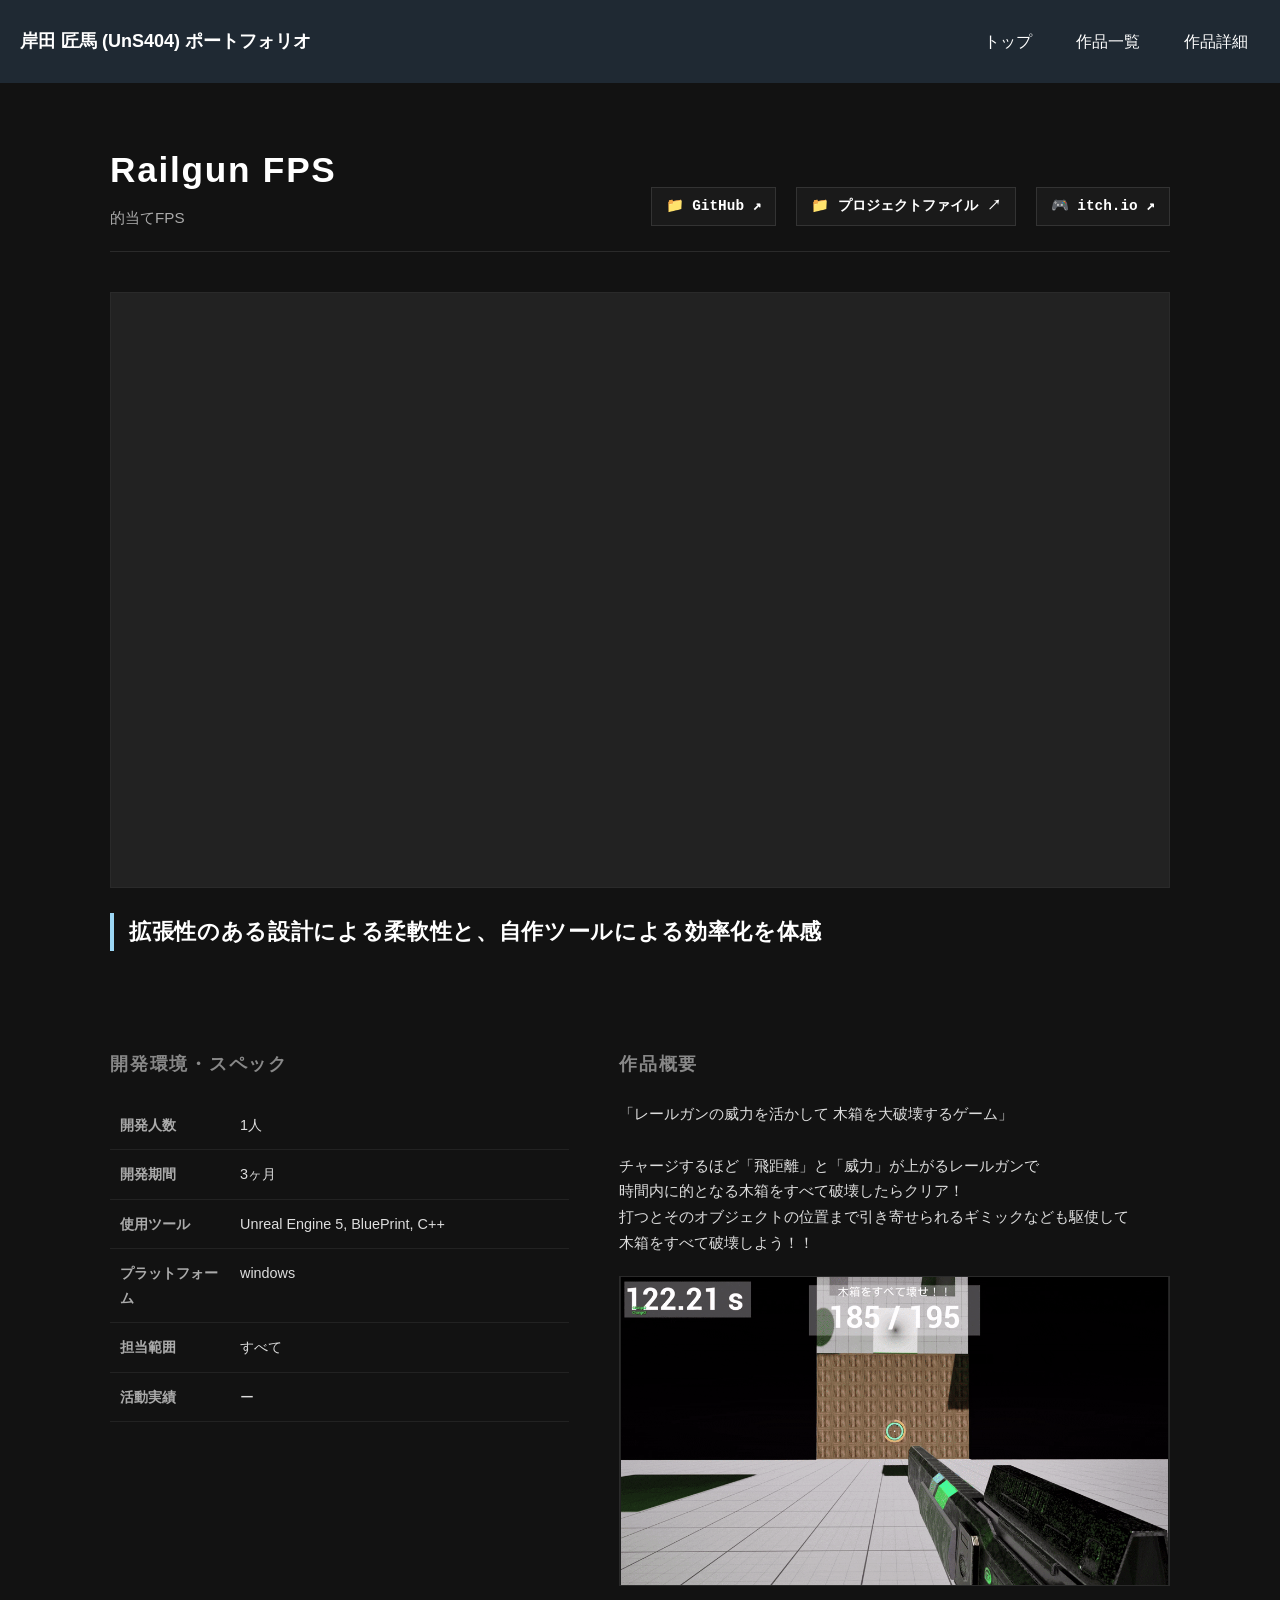
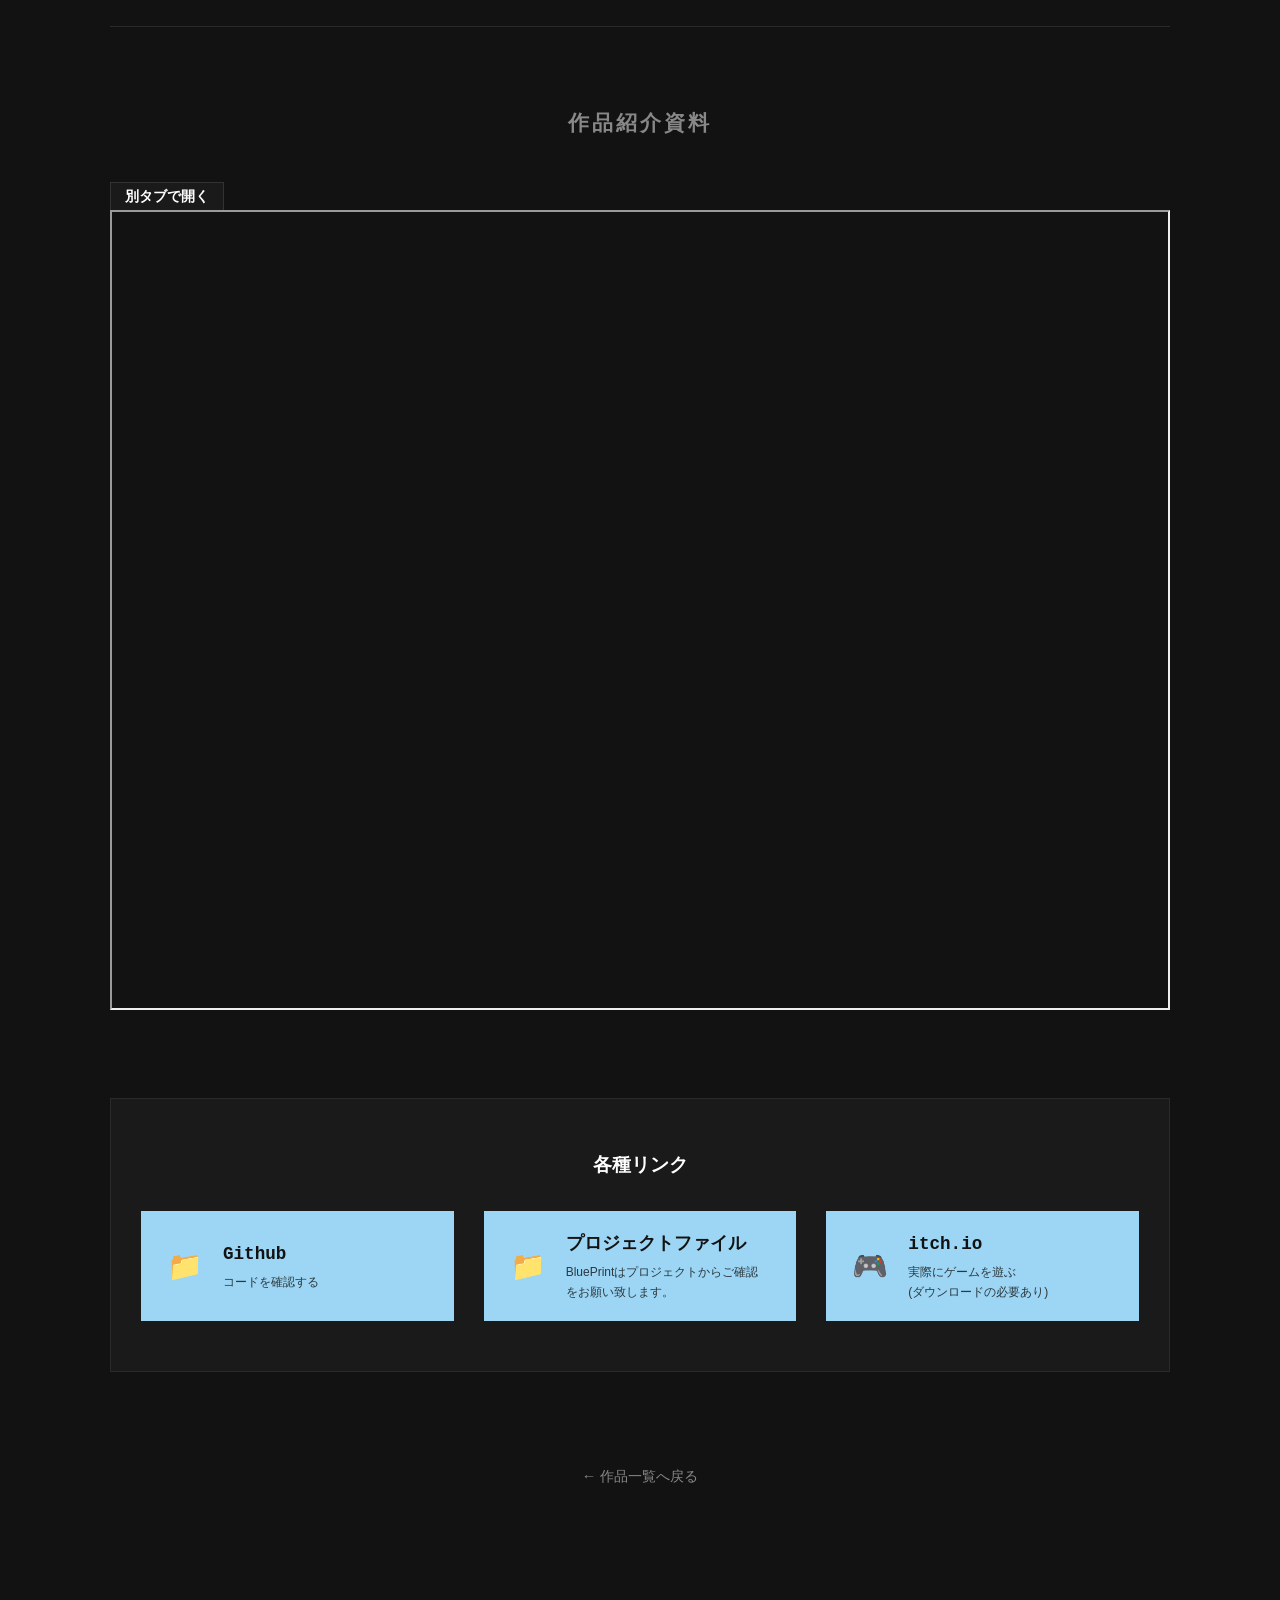
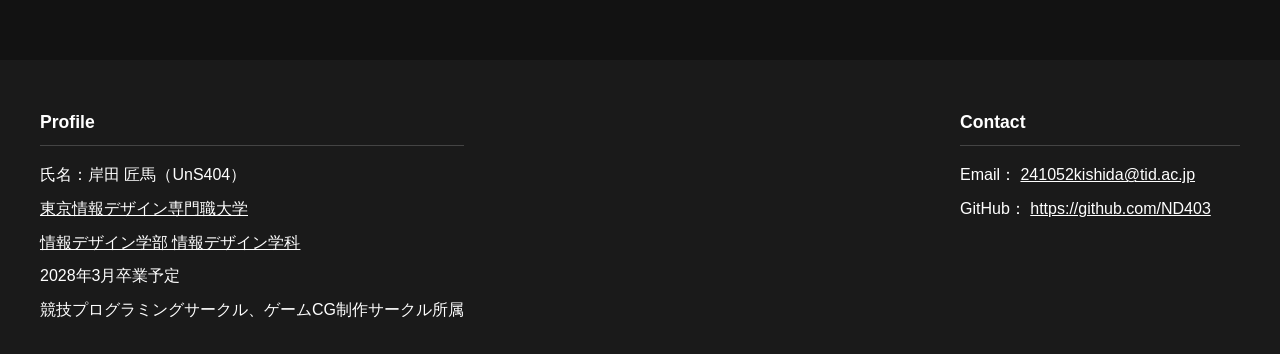
<file: html/RailgunFPS_details.html>
<!DOCTYPE html>
<html lang="ja">
<head>
    <meta charset="UTF-8">
    <meta name="viewport" content="width=device-width, initial-scale=1.0">
    <title>Railgun FPS | UnS404Portfolio</title>
    <link rel="stylesheet" href="../css/temp_details.css">
</head>
<body>
    <!-- header -->
    <div id="header"></div>


    <main class="detail-container">
        
        <div class="detail-project-header">
            <div class="header-left">
                <h1 class="project-title">Railgun FPS</h1>
                <span class="project-genre">的当てFPS</span>
            </div>
            <div class="header-right-links">
                <a href="https://github.com/ND403/UnrealQuestGame_2021" class="text-link" target="_blank" rel="noopener noreferrer">
                    <span class="icon">📁</span> GitHub ↗
                </a>
                <a href="https://drive.google.com/drive/folders/1LHxB5_4iqUoIAK-2-SD8sIGY0sOE8Fur?usp=sharing" class="text-link" target="_blank" rel="noopener noreferrer">
                    <span class="icon">📁</span> プロジェクトファイル ↗
                </a>
                <a href="https://uns404.itch.io/railgun-fps" class="text-link" target="_blank" rel="noopener noreferrer">
                    <span class="icon">🎮</span> itch.io ↗
                </a>
            </div>
        </div>

        <section class="fv-section">
            <div class="video-aspect-ratio">
                <iframe 
                    src="https://www.youtube.com/embed/nzGcXKg-ckQ"
                    frameborder="0"
                    allow="accelerometer; autoplay; clipboard-write; encrypted-media; gyroscope; picture-in-picture"
                    allowfullscreen>
                </iframe>
                <!-- <div class="video-placeholder">
                    <span>【メインプレイ動画 / YouTube埋め込み等 (16:9)】消し忘れ注意</span>
                </div> -->
            </div>
            <div class="project-catchphrase">
                <h2>拡張性のある設計による柔軟性と、自作ツールによる効率化を体感</h2>
            </div>
        </section>

        <section class="spec-overview-section">
            <div class="spec-block">
                <h3>開発環境・スペック</h3>
                <table class="spec-table">
                    <tr>
                        <th>開発人数</th>
                        <td>1人</td>
                    </tr>
                    <tr>
                        <th>開発期間</th>
                        <td>3ヶ月</td>
                    </tr>
                    <tr>
                        <th>使用ツール</th>
                        <td>Unreal Engine 5, BluePrint, C++</td>
                    </tr>
                    <tr>
                        <th>プラットフォーム</th>
                        <td>windows</td>
                    </tr>
                    <tr>
                        <th>担当範囲</th>
                        <td>すべて</td>
                    </tr>
                    <tr>
                        <th>活動実績</th>
                        <td>ー</td>
                    </tr>
                </table>
            </div>

            <div class="overview-block">
                <h3>作品概要</h3>
                <p class="game-description">
                    「レールガンの威力を活かして 木箱を大破壊するゲーム」<br>
                    <br>
                    チャージするほど「飛距離」と「威力」が上がるレールガンで<br>
                    時間内に的となる木箱をすべて破壊したらクリア！<br>
                    打つとそのオブジェクトの位置まで引き寄せられるギミックなども駆使して<br>
                    木箱をすべて破壊しよう！！
                </p>
                <div class="sub-screenshots">
                    <div class="ss-placeholder">
                        <img src="../images/RailgunFPS/shotEffectPlay.gif" alt="動作gif">
                    </div>
                </div>
            </div>
        </section>

        <section class="appeals-section">
            <h3 class="section-title">作品紹介資料</h3>
            
            <a href="../portfolio/Portfolio_RailgunFPS.pdf" class="text-link" target="_blank" rel="noopener noreferrer">
                <span class="icon"></span> 別タブで開く
            </a>
            <!-- <a href="../portfolio/RailgunFPS_Portfolio.pdf" target="_blank">
                技術・工夫の詳細資料
            </a> -->
            <iframe
                src="../portfolio/Portfolio_RailgunFPS.pdf"
                width="100%"
                height="800px">
            </iframe>
        </section>


        <section class="action-links-section">
            <h3>各種リンク</h3>
            <p class="action-lead"></p>
            
            <div class="large-btn-group">
                <a href="https://github.com/ND403/UnrealQuestGame_2021" class="btn-accent" target="_blank" rel="noopener noreferrer">
                    <span class="btn-icon">📁</span>
                    <div class="btn-text">
                        <span class="btn-main">Github</span>
                        <span class="btn-sub">コードを確認する</span>
                    </div>
                </a>
                <a href="https://drive.google.com/drive/folders/1LHxB5_4iqUoIAK-2-SD8sIGY0sOE8Fur?usp=sharing" class="btn-accent" target="_blank" rel="noopener noreferrer">
                    <span class="btn-icon">📁</span>
                    <div class="btn-text">
                        <span class="btn-main">プロジェクトファイル</span>
                        <span class="btn-sub">BluePrintはプロジェクトからご確認をお願い致します。</span>
                    </div>
                </a>
                <a href="https://uns404.itch.io/railgun-fps" class="btn-accent" target="_blank" rel="noopener noreferrer">
                    <span class="btn-icon">🎮</span>
                    <div class="btn-text">
                        <span class="btn-main">itch.io</span>
                        <span class="btn-sub">実際にゲームを遊ぶ<br>(ダウンロードの必要あり)</span>
                    </div>
                </a>
            </div>
        </section>

        <section class="detail-project-footer">
            <!-- <div class="postscript-block">
                <h4>制作を終えての総括</h4>
                <p>
                    【この作品の開発を通じて、プログラマーとして、またチームのハブとして何を学び、どう成長したかの総括をここに記述します。】
                </p>
            </div> -->
            <div class="back-to-home">
                <a href="works.html">← 作品一覧へ戻る</a>
            </div>
        </section>

    </main>


    <!-- footer -->
    <div id="footer"></div>
    <!-- header/footer自動配置 -->
    <script src="../src/loadComponents.js"></script>


</body>
</html>
</file>
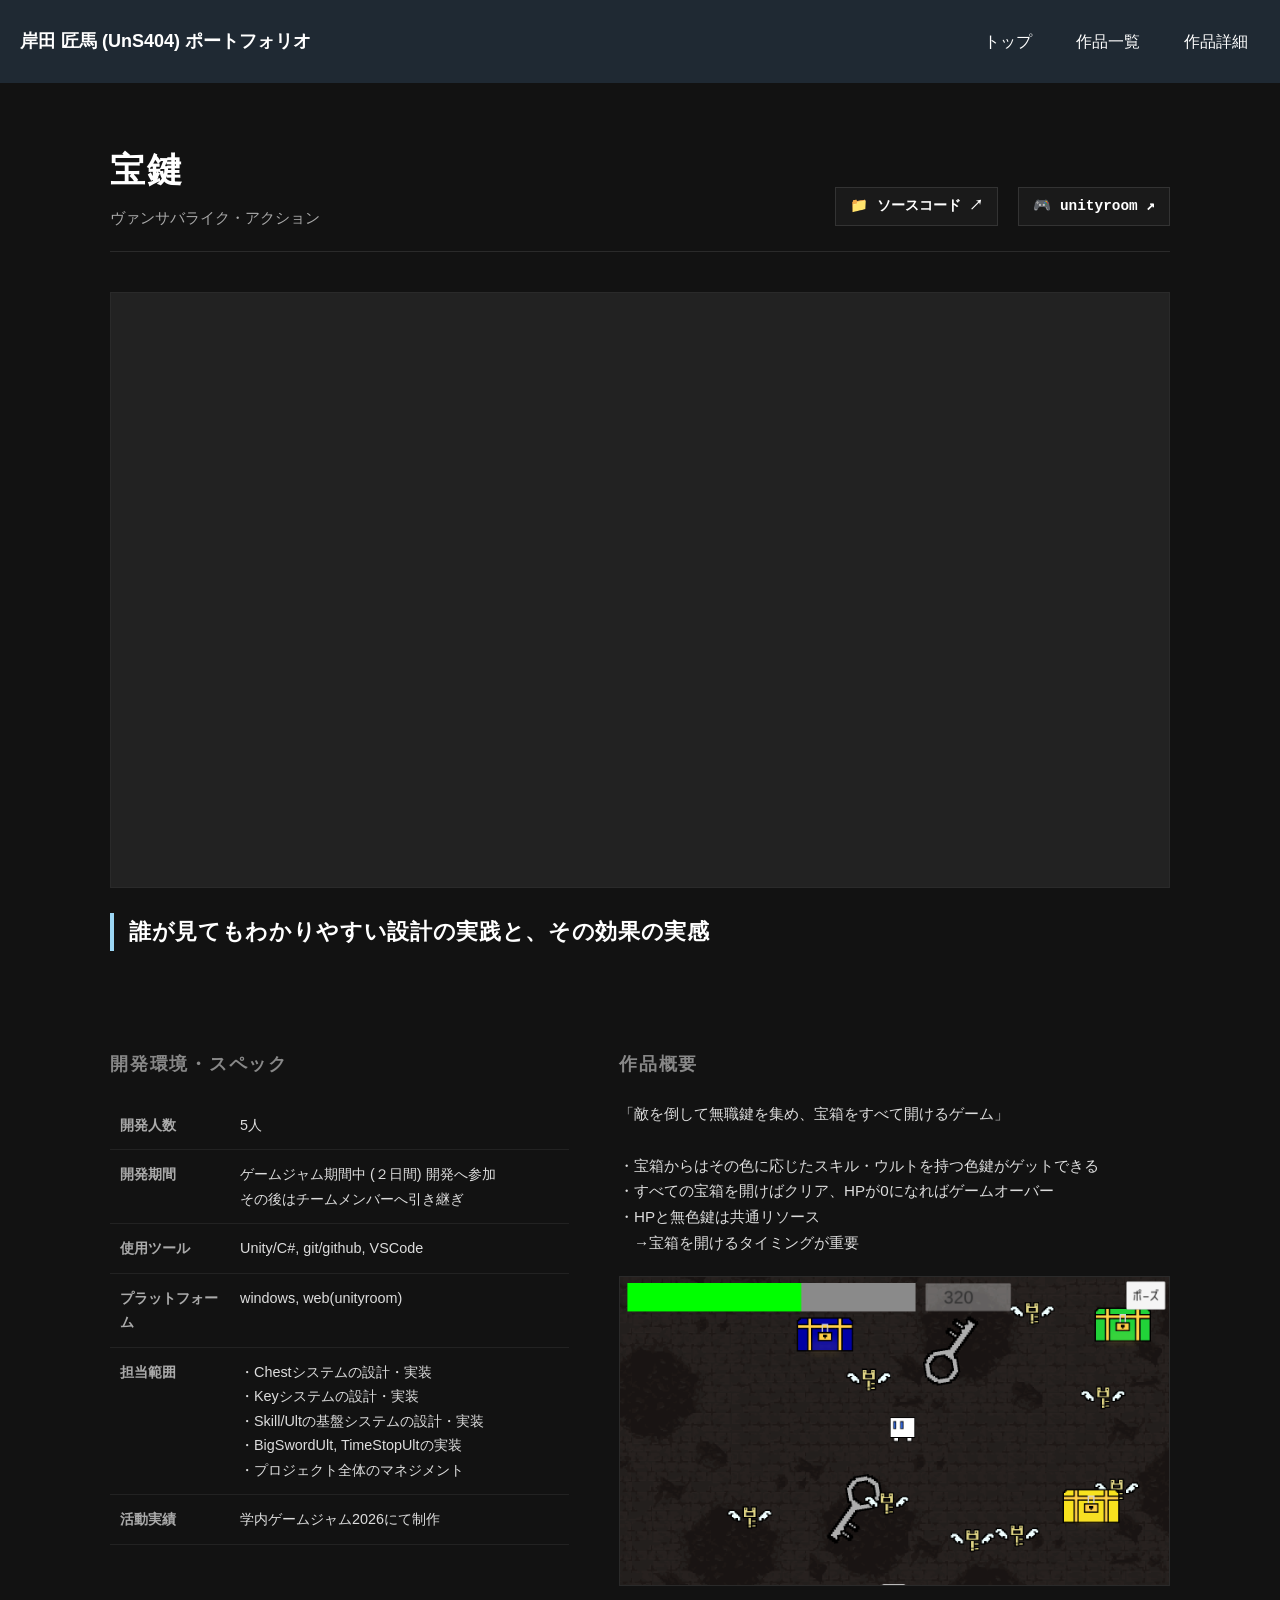
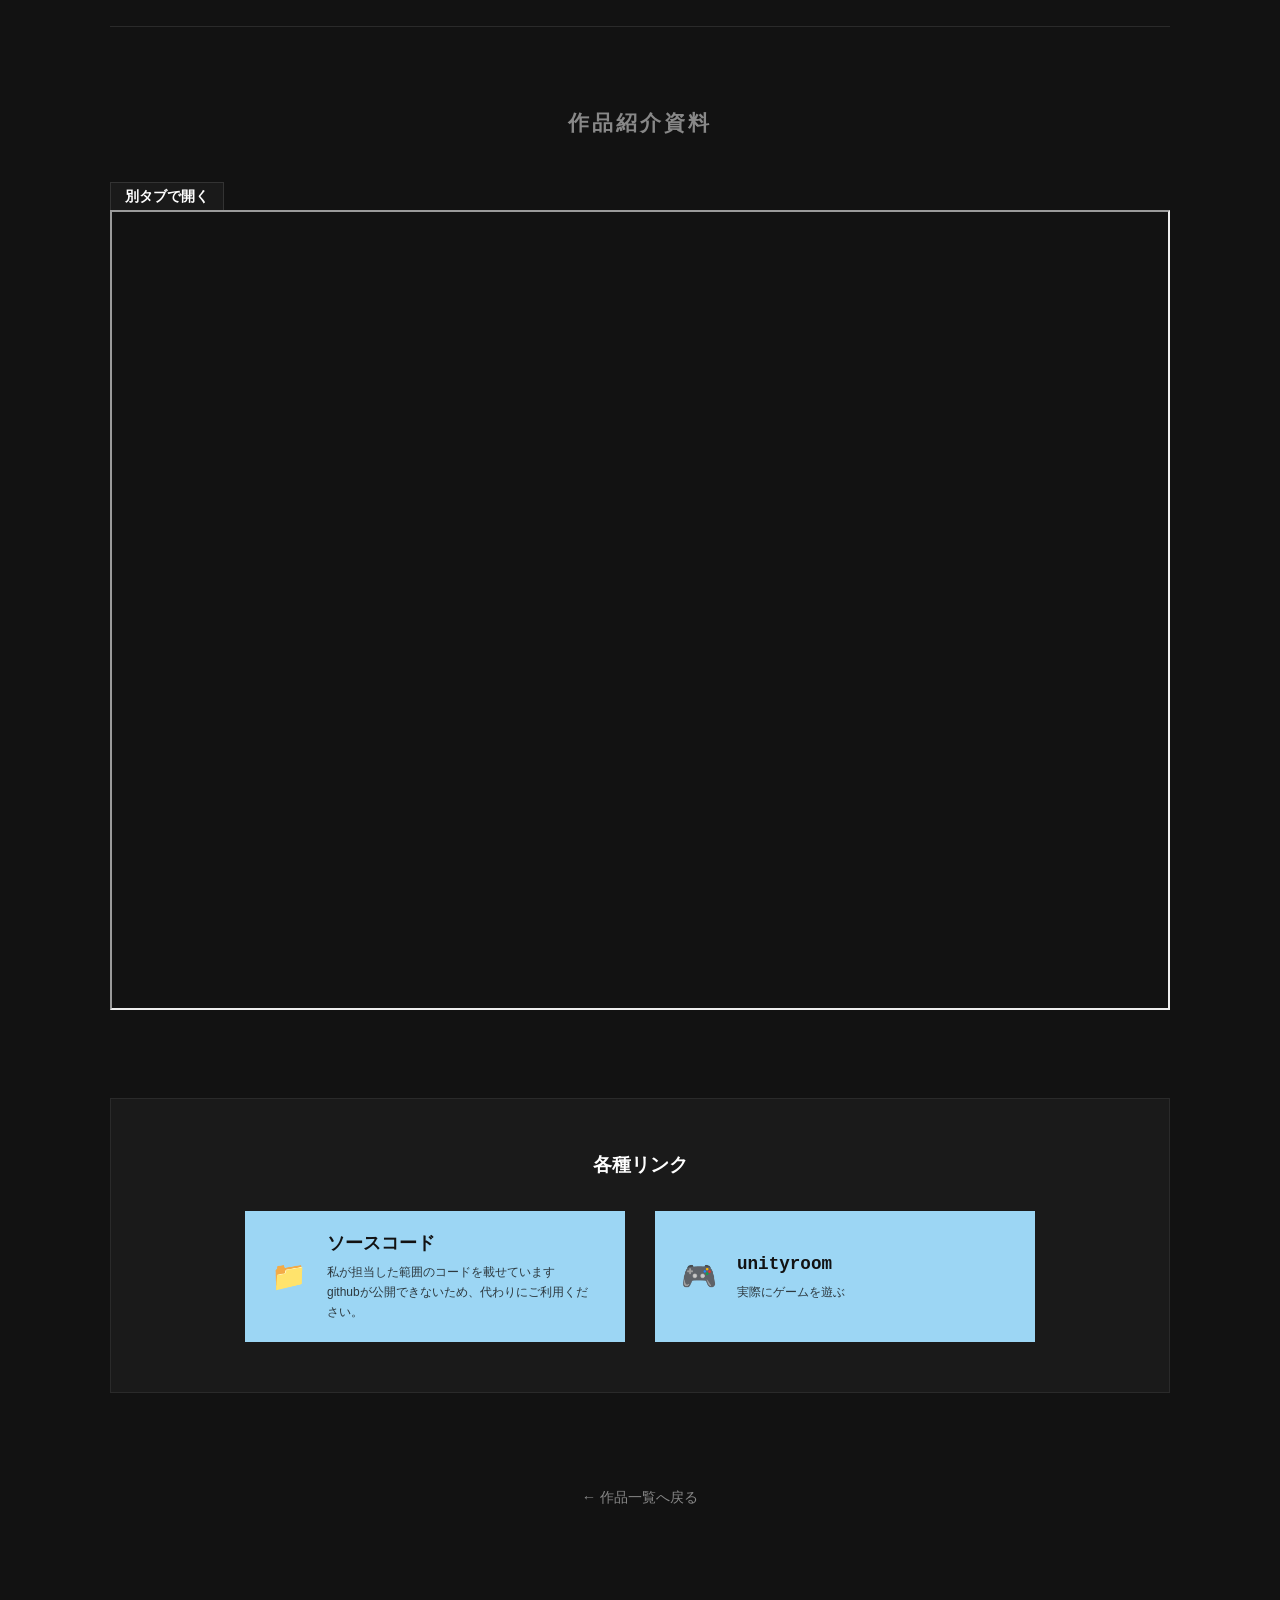
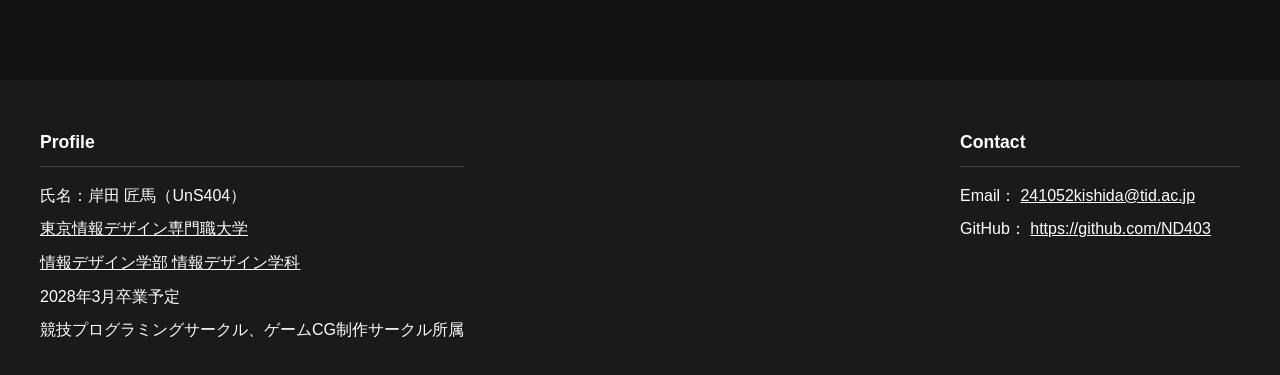
<file: html/TakaraKagi_details.html>
<!DOCTYPE html>
<html lang="ja">
<head>
    <meta charset="UTF-8">
    <meta name="viewport" content="width=device-width, initial-scale=1.0">
    <title>Railgun FPS | UnS404Portfolio</title>
    <link rel="stylesheet" href="../css/temp_details.css">
</head>
<body>
    <!-- header -->
    <div id="header"></div>


    <main class="detail-container">
        
        <div class="detail-project-header">
            <div class="header-left">
                <h1 class="project-title">宝鍵</h1>
                <span class="project-genre">ヴァンサバライク・アクション</span>
            </div>
            <div class="header-right-links">
                <a href="https://drive.google.com/drive/folders/1oUOUaBVOhpwT8xuiAM5nte1NGDbg9otp?usp=sharing" class="text-link" target="_blank" rel="noopener noreferrer">
                    <span class="icon">📁</span> ソースコード ↗
                </a>
                <a href="https://unityroom.com/games/takarakagi" class="text-link" target="_blank" rel="noopener noreferrer">
                    <span class="icon">🎮</span> unityroom ↗
                </a>
            </div>
        </div>

        <section class="fv-section">
            <div class="video-aspect-ratio">
                <iframe 
                    src="https://www.youtube.com/embed/TJZ-fXuXeBw"
                    frameborder="0"
                    allow="accelerometer; autoplay; clipboard-write; encrypted-media; gyroscope; picture-in-picture"
                    allowfullscreen>
                </iframe>
                <!-- <div class="video-placeholder">
                    <span>【メインプレイ動画 / YouTube埋め込み等 (16:9)】消し忘れ注意</span>
                </div> -->
            </div>
            <div class="project-catchphrase">
                <h2>誰が見てもわかりやすい設計の実践と、その効果の実感</h2>
            </div>
        </section>

        <section class="spec-overview-section">
            <div class="spec-block">
                <h3>開発環境・スペック</h3>
                <table class="spec-table">
                    <tr>
                        <th>開発人数</th>
                        <td>5人</td>
                    </tr>
                    <tr>
                        <th>開発期間</th>
                        <td>ゲームジャム期間中 (２日間) 開発へ参加<br>
                            その後はチームメンバーへ引き継ぎ
                        </td>
                    </tr>
                    <tr>
                        <th>使用ツール</th>
                        <td>Unity/C#, git/github, VSCode</td>
                    </tr>
                    <tr>
                        <th>プラットフォーム</th>
                        <td>windows, web(unityroom)</td>
                    </tr>
                    <tr>
                        <th>担当範囲</th>
                        <td>・Chestシステムの設計・実装<br>
                            ・Keyシステムの設計・実装<br>
                            ・Skill/Ultの基盤システムの設計・実装<br>
                            ・BigSwordUlt, TimeStopUltの実装<br>
                            ・プロジェクト全体のマネジメント
                        </td>
                    </tr>
                    <tr>
                        <th>活動実績</th>
                        <td>学内ゲームジャム2026にて制作</td>
                    </tr>
                </table>
            </div>

            <div class="overview-block">
                <h3>作品概要</h3>
                <p class="game-description">
                    「敵を倒して無職鍵を集め、宝箱をすべて開けるゲーム」<br>
                    <br>
                    ・宝箱からはその色に応じたスキル・ウルトを持つ色鍵がゲットできる<br>
                    ・すべての宝箱を開けばクリア、HPが0になればゲームオーバー<br>
                    ・HPと無色鍵は共通リソース<br>
                    　→宝箱を開けるタイミングが重要
                </p>
                <div class="sub-screenshots">
                    <div class="ss-placeholder">
                        <img src="../images/TakaraKagi/GameScene2.png" alt="動作gif">
                    </div>
                </div>
            </div>
        </section>

        <section class="appeals-section">
            <h3 class="section-title">作品紹介資料</h3>
            
            <a href="../portfolio/Portfolio_TakaraKagi.pdf" class="text-link" target="_blank" rel="noopener noreferrer">
                <span class="icon"></span> 別タブで開く
            </a>
            <!-- <a href="../portfolio/RailgunFPS_Portfolio.pdf" target="_blank">
                技術・工夫の詳細資料
            </a> -->
            <iframe
                src="../portfolio/Portfolio_TakaraKagi.pdf"
                width="100%"
                height="800px">
            </iframe>
        </section>


        <section class="action-links-section">
            <h3>各種リンク</h3>
            <p class="action-lead"></p>
            
            <div class="large-btn-group">
                <a href="https://drive.google.com/drive/folders/1oUOUaBVOhpwT8xuiAM5nte1NGDbg9otp?usp=sharing" class="btn-accent" target="_blank" rel="noopener noreferrer">
                    <span class="btn-icon">📁</span>
                    <div class="btn-text">
                        <span class="btn-main">ソースコード</span>
                        <span class="btn-sub">私が担当した範囲のコードを載せています<br>
                        githubが公開できないため、代わりにご利用ください。</span>
                    </div>
                </a>
                <a href="https://unityroom.com/games/takarakagi" class="btn-accent" target="_blank" rel="noopener noreferrer">
                    <span class="btn-icon">🎮</span>
                    <div class="btn-text">
                        <span class="btn-main">unityroom</span>
                        <span class="btn-sub">実際にゲームを遊ぶ</span>
                    </div>
                </a>
            </div>
        </section>

        <section class="detail-project-footer">
            <!-- <div class="postscript-block">
                <h4>制作を終えての総括</h4>
                <p>
                    【この作品の開発を通じて、プログラマーとして、またチームのハブとして何を学び、どう成長したかの総括をここに記述します。】
                </p>
            </div> -->
            <div class="back-to-home">
                <a href="works.html">← 作品一覧へ戻る</a>
            </div>
        </section>

    </main>


    <!-- footer -->
    <div id="footer"></div>
    <!-- header/footer自動配置 -->
    <script src="../src/loadComponents.js"></script>


</body>
</html>
</file>
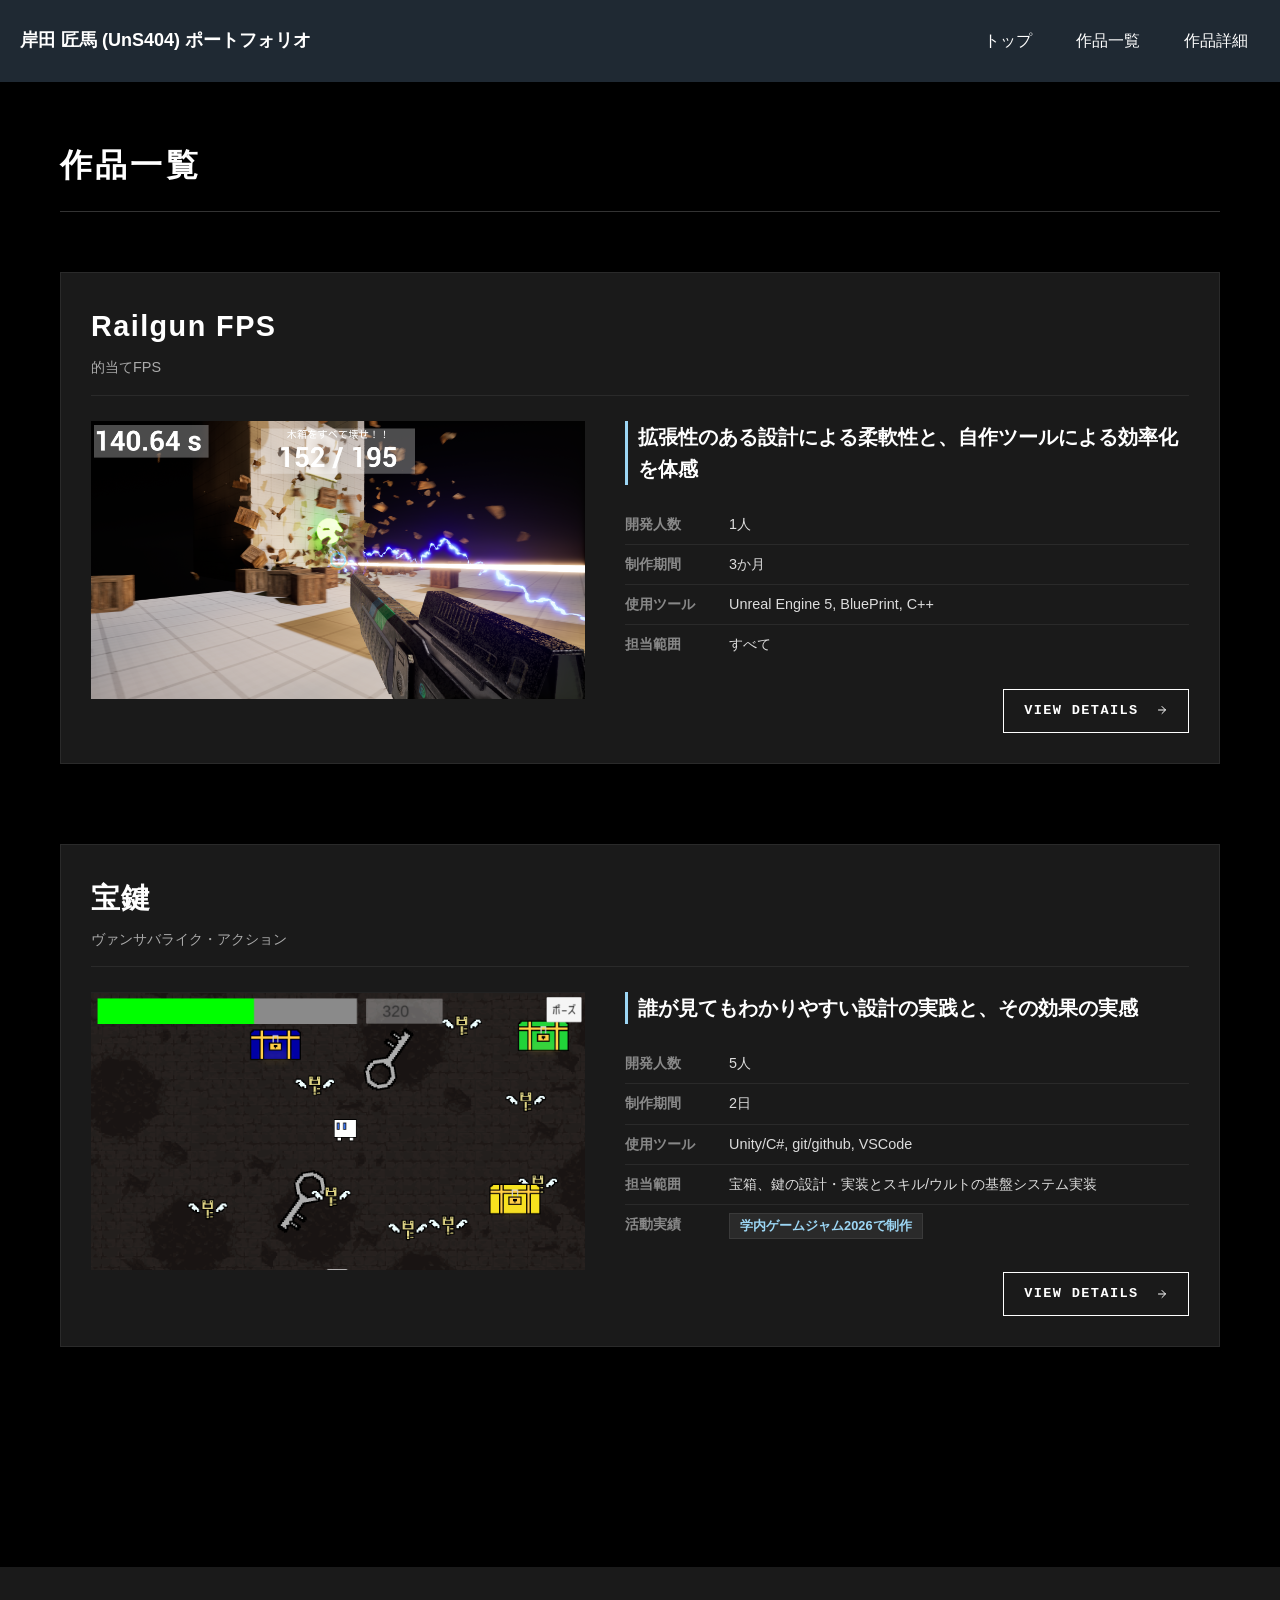
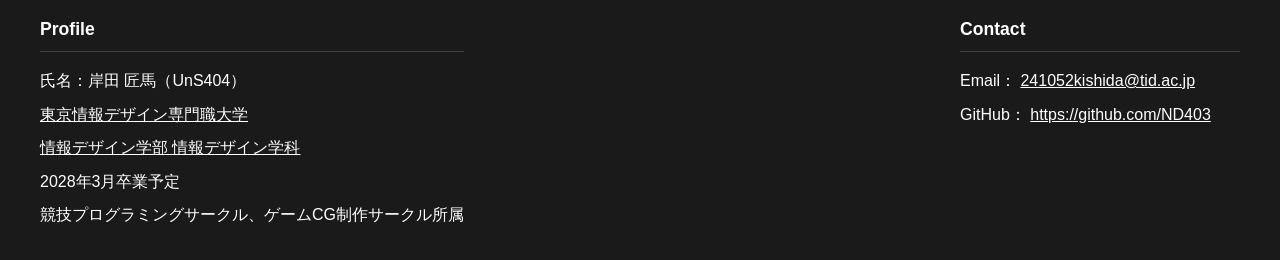
<file: html/works.html>
<!DOCTYPE html>
<html lang="ja">
<head>
    <meta charset="UTF-8">
    <meta name="viewport" content="width=device-width, initial-scale=1.0">
    <title>作品一覧 | UnS404Portfolio</title>
    <link rel="stylesheet" href="../css/works.css">
</head>
<body>

    <!-- header -->
    <div id="header"></div>

    <main class="portfolio-container">
        


        <div class="works-header">
            <h1>作品一覧</h1>
            <!-- <p class="subtitle">// PROJECT ARCHIVES</p> -->
        </div>

        <section class="works-section">


            <article class="work-card">
                
                <div class="work-heading">
                    <h2 class="work-title">Railgun FPS</h2>
                    <span class="work-genre">的当てFPS</span>
                </div>

                <div class="work-body">
                    
                    <div class="work-media">
                        <div class="media-aspect-ratio">
                            <div class="media-placeholder">
                                <img src="../images/RailgunFPS/play3.png" alt="スクリーンショット">
                            </div>
                        </div>
                    </div>

                    <div class="work-info">
                        
                        <div class="work-catchphrase">
                            <h3>拡張性のある設計による柔軟性と、自作ツールによる効率化を体感</h3>
                        </div>

                        <dl class="work-specs">
                            <div class="spec-row">
                                <dt>開発人数</dt>
                                <dd>1人</dd>
                            </div>
                            <div class="spec-row">
                                <dt>制作期間</dt>
                                <dd>3か月</dd>
                            </div>
                            <div class="spec-row">
                                <dt>使用ツール</dt>
                                <dd>Unreal Engine 5, BluePrint, C++</dd>
                            </div>
                            <div class="spec-row">
                                <dt>担当範囲</dt>
                                <dd>すべて</dd>
                            </div>
                            <!-- <div class="spec-row">
                                <dt>活動実績</dt>
                                <dd>
                                    <span class="badge-status">【実績タグ】</span>
                                </dd>
                            </div> -->
                        </dl>

                        <div class="work-action">
                            <a href="RailgunFPS_details.html" class="btn-detail">
                                <span>VIEW DETAILS</span>
                                <svg class="arrow-icon" viewBox="0 0 24 24">
                                    <path d="M5 12h14M12 5l7 7-7 7" stroke="currentColor" stroke-width="2" fill="none" stroke-linecap="round" stroke-linejoin="round"/>
                                </svg>
                            </a>
                        </div>

                    </div>
                </div>
            </article>



            <article class="work-card">
                
                <div class="work-heading">
                    <h2 class="work-title">宝鍵</h2>
                    <span class="work-genre">ヴァンサバライク・アクション</span>
                </div>

                <div class="work-body">
                    
                    <div class="work-media">
                        <div class="media-aspect-ratio">
                            <div class="media-placeholder">
                                <img src="../images/TakaraKagi/GameScene2.png" alt="スクリーンショット">
                            </div>
                        </div>
                    </div>

                    <div class="work-info">
                        
                        <div class="work-catchphrase">
                            <h3>誰が見てもわかりやすい設計の実践と、その効果の実感</h3>
                        </div>

                        <dl class="work-specs">
                            <div class="spec-row">
                                <dt>開発人数</dt>
                                <dd>5人</dd>
                            </div>
                            <div class="spec-row">
                                <dt>制作期間</dt>
                                <dd>2日</dd>
                            </div>
                            <div class="spec-row">
                                <dt>使用ツール</dt>
                                <dd>Unity/C#, git/github, VSCode</dd>
                            </div>
                            <div class="spec-row">
                                <dt>担当範囲</dt>
                                <dd>宝箱、鍵の設計・実装とスキル/ウルトの基盤システム実装</dd>
                            </div>
                            <div class="spec-row">
                                <dt>活動実績</dt>
                                <dd>
                                    <span class="badge-status">学内ゲームジャム2026で制作</span>
                                </dd>
                            </div>
                        </dl>

                        <div class="work-action">
                            <a href="TakaraKagi_details.html" class="btn-detail">
                                <span>VIEW DETAILS</span>
                                <svg class="arrow-icon" viewBox="0 0 24 24">
                                    <path d="M5 12h14M12 5l7 7-7 7" stroke="currentColor" stroke-width="2" fill="none" stroke-linecap="round" stroke-linejoin="round"/>
                                </svg>
                            </a>
                        </div>

                    </div>
                </div>
            </article>


            <!-- <article class="work-card">
                
                <div class="work-heading">
                    <h2 class="work-title">【作品タイトル / ロゴ画像】</h2>
                    <span class="work-genre">【作品のジャンル（例：2Dアクション）】</span>
                </div>

                <div class="work-body">
                    
                    <div class="work-media">
                        <div class="media-aspect-ratio">
                            <div class="media-placeholder">
                                <img src="【作品のスクリーンショットURL】" alt="スクリーンショット">
                            </div>
                        </div>
                    </div>

                    <div class="work-info">
                        
                        <div class="work-catchphrase">
                            <h3>【技術的なキャッチコピー（例：コード設計×役割分担）】</h3>
                        </div>

                        <dl class="work-specs">
                            <div class="spec-row">
                                <dt>開発人数</dt>
                                <dd>【人数】人</dd>
                            </div>
                            <div class="spec-row">
                                <dt>制作期間</dt>
                                <dd>【期間】</dd>
                            </div>
                            <div class="spec-row">
                                <dt>使用ツール</dt>
                                <dd>【言語・エンジン】</dd>
                            </div>
                            <div class="spec-row">
                                <dt>担当範囲</dt>
                                <dd>【自分の主な役割】</dd>
                            </div>
                            <div class="spec-row">
                                <dt>活動実績</dt>
                                <dd>
                                    <span class="badge-status">【実績タグ】</span>
                                </dd>
                            </div>
                        </dl>

                        <div class="work-action">
                            <a href="【詳細URL】" class="btn-detail">
                                <span>VIEW DETAILS</span>
                                <svg class="arrow-icon" viewBox="0 0 24 24">
                                    <path d="M5 12h14M12 5l7 7-7 7" stroke="currentColor" stroke-width="2" fill="none" stroke-linecap="round" stroke-linejoin="round"/>
                                </svg>
                            </a>
                        </div>

                    </div>
                </div>
            </article> -->










        </section>
    </main>

    <!-- footer -->
    <div id="footer"></div>
    <!-- header/footer自動配置 -->
    <script src="../src/loadComponents.js"></script>


</body>
</html>
</file>
<file: css/temp_details.css>
/* ==========================================================================
   作品詳細画面（temp_details.css）共通スタイルテンプレート (V2)
   ========================================================================== */

/* 全体ベース設定 */
* {
    box-sizing: border-box;
    margin: 0;
    padding: 0;
}

body {
    background-color: #121212;
    color: #ffffff;
    font-family: 'Helvetica Neue', Arial, sans-serif;
    line-height: 1.7;
}

.detail-container {
    max-width: 1100px;
    margin: 0 auto ;
    margin-top: 80px;
    padding: 60px 20px;
}

/* --- 1. タイトル ＆ リンクエリア（固有クラス指定） --- */
.detail-project-header {
    display: flex;
    justify-content: space-between;
    align-items: flex-end;
    border-bottom: 1px solid #2a2a2a;
    padding-bottom: 20px;
    margin-bottom: 40px;
}

.project-title {
    font-size: 2.2rem;
    font-weight: 700;
    letter-spacing: 0.05em;
}

.project-genre {
    font-size: 0.95rem;
    color: #aaaaaa;
    margin-top: 5px;
    display: block;
}

.header-right-links {
    display: flex;
    gap: 20px;
    margin-bottom: 5px;
}

.text-link {
    color: #ffffff;
    text-decoration: none;
    font-size: 0.9rem;
    font-weight: bold;
    font-family: monospace;
    border: 1px solid #333333;
    padding: 6px 14px;
    background-color: #1a1a1a;
    transition: all 0.3s ease;
}

.text-link:hover {
    border-color: #9cd6f4;
    color: #9cd6f4;
    background-color: #1e262b;
}

/* --- 2. メイン動画 ＆ キャッチコピー --- */
.fv-section {
    margin-bottom: 60px;
}

.video-aspect-ratio {
    width: 100%;
    aspect-ratio: 16 / 9;
    background-color: #222222;
    position: relative;
    border: 1px solid #2a2a2a;
    margin-bottom: 25px;
}

.video-aspect-ratio iframe {
    position: absolute;
    top: 0;
    left: 0;
    width: 100%;
    height: 100%;
    border: none;
}

/* placeholderは仮置きのやつのみ */
.video-placeholder {
    position: absolute;
    top: 0; left: 0; width: 100%; height: 100%;
    background-color: #1e2930;
    display: flex;
    align-items: center;
    justify-content: center;
}

.video-placeholder span {
    color: #9cd6f4;
    font-weight: bold;
    font-size: 1.1rem;
}

.project-catchphrase {
    padding-left: 15px;
    border-left: 4px solid #9cd6f4;
}

.project-catchphrase h2 {
    font-size: 1.4rem;
    font-weight: 700;
    letter-spacing: 0.03em;
}

/* --- 3. 基本スペック ＆ ゲーム概要（左右2カラム） --- */
.spec-overview-section {
    display: flex;
    gap: 50px;
    margin-bottom: 80px;
    padding: 40px 0;
    border-bottom: 1px solid #2a2a2a;
}

.spec-block { flex: 1; }
.overview-block { flex: 1.2; }

.spec-overview-section h3 {
    font-size: 1.1rem;
    font-family: monospace;
    color: #888888;
    letter-spacing: 0.1em;
    margin-bottom: 20px;
}

.spec-table {
    width: 100%;
    border-collapse: collapse;
}

.spec-table th, .spec-table td {
    padding: 12px 10px;
    font-size: 0.9rem;
    border-bottom: 1px solid #222222;
    vertical-align: top;
}

.spec-table th {
    width: 120px;
    color: #aaaaaa;
    text-align: left;
}

.spec-table td { color: #dddddd; }

.game-description {
    font-size: 0.95rem;
    color: #dddddd;
    margin-bottom: 20px;
}

.sub-screenshots {
    display: flex;
    gap: 15px;
}

.ss-placeholder {
    flex: 1;
    aspect-ratio: 16 / 9;
    background-color: #222222;
    border: 1px solid #2a2a2a;
    display: flex;
    align-items: center;
    justify-content: center;
}

.ss-placeholder img {
    width: 100%;
    height: 100%;
    object-fit: contain;
}

.ss-placeholder span { font-size: 0.8rem; color: #666666; }

/* --- 4. 3つのアピールポイント（縦並び・コード付き） --- */
.appeals-section { margin-bottom: 80px; }

.appeals-section .section-title {
    font-size: 1.3rem;
    font-family: monospace;
    color: #888888;
    letter-spacing: 0.15em;
    margin-bottom: 40px;
    text-align: center;
}

.appeal-card {
    background-color: #161616;
    border: 1px solid #222222;
    padding: 40px;
    margin-bottom: 50px;
}

.appeal-title {
    font-size: 1.35rem;
    font-weight: 700;
    margin-bottom: 25px;
    display: flex;
    align-items: center;
    gap: 15px;
}

.appeal-number {
    font-family: monospace;
    color: #9cd6f4;
    font-size: 1.5rem;
    border-bottom: 2px solid #9cd6f4;
}

.star-structure dt {
    font-size: 0.9rem;
    font-weight: bold;
    color: #9cd6f4;
    margin-top: 15px;
}

.star-structure dd {
    font-size: 0.95rem;
    color: #dddddd;
    margin-bottom: 15px;
}

/* --- コードを画像で表示する場合の専用スタイル --- */

.appeal-code-block.image-mode {
    background-color: #1e1e1e;
}

.code-image-container {
    width: 100%;
    padding: 15px;
    background-color: #1e1e1e;
    display: flex;
    justify-content: flex-start;
    align-items: flex-start;
    overflow-x: auto;
}

.code-screenshot {
    display: block;
    max-width: 100%;
    height: auto;
    border-radius: 2px;
    box-shadow: 0 4px 12px rgba(0, 0, 0, 0.3);
}

/* --- 黒背景エディタ風コードブロック --- */
.appeal-code-block {
    margin-top: 30px;
    border: 1px solid #2d2d2d;
    border-radius: 4px;
    overflow: hidden;
}

.code-header {
    background-color: #202020;
    padding: 8px 15px;
    border-bottom: 1px solid #2d2d2d;
}

.code-filename {
    font-family: monospace;
    font-size: 0.8rem;
    color: #aaaaaa;
}

.appeal-code-block pre {
    background-color: #0f0f0f;
    padding: 20px;
    overflow-x: auto;
}

.appeal-code-block code {
    font-family: 'Consolas', monospace;
    font-size: 0.85rem;
    color: #a9b7c6;
}

/* --- 5. 最下部プロジェクト大ボタンエリア --- */
.action-links-section {
    text-align: center;
    background-color: #1a1a1a;
    border: 1px solid #2a2a2a;
    padding: 50px 30px;
    margin-bottom: 60px;
}

.action-lead {
    font-size: 0.95rem;
    color: #aaaaaa;
    margin-bottom: 30px;
}

.large-btn-group {
    display: flex;
    justify-content: center;
    gap: 30px;
}

.btn-primary, .btn-accent {
    flex: 1;
    max-width: 380px;
    display: flex;
    align-items: center;
    gap: 20px;
    text-decoration: none;
    padding: 18px 25px;
    text-align: left;
    transition: transform 0.2s ease, box-shadow 0.2s ease;
}

.btn-primary {
    background-color: #222222;
    border: 1px solid #ffffff;
    color: #ffffff;
}

.btn-primary:hover {
    background-color: #2e2e2e;
    transform: translateY(-2px);
}

.btn-accent {
    background-color: #9cd6f4;
    border: 1px solid #9cd6f4;
    color: #121212;
}

.btn-accent:hover {
    background-color: #b3e2fa;
    transform: translateY(-2px);
    box-shadow: 0 5px 15px rgba(156, 214, 244, 0.3);
}

.btn-icon { font-size: 1.8rem; }
.btn-text { display: flex; flex-direction: column; }
.btn-main { font-family: monospace; font-size: 1.1rem; font-weight: bold; }
.btn-sub { font-size: 0.75rem; opacity: 0.8; margin-top: 2px; }

/* --- 6. 締めくくり・結び（固有クラス指定に変更） --- */
.detail-project-footer {
    margin-top: 40px;
}

.postscript-block {
    background-color: #161616;
    border-left: 3px solid #888888;
    padding: 25px;
}

.back-to-home { text-align: center; padding: 30px 0; }
.back-to-home a { color: #888888; text-decoration: none; font-size: 0.9rem; }
.back-to-home a:hover { color: #ffffff; }

/* --- 7. スマホ用レスポンシブ --- */
@media (max-width: 850px) {
    .spec-overview-section { flex-direction: column; gap: 30px; }
    .large-btn-group { flex-direction: column; align-items: center; gap: 15px; }
    .btn-primary, .btn-accent { width: 100%; max-width: 100%; }
}

@media (max-width: 600px) {
    .detail-project-header { flex-direction: column; align-items: flex-start; gap: 15px; }
    .header-right-links { width: 100%; justify-content: flex-start; }
    .project-title { font-size: 1.8rem; }
}
</file>
<file: css/works.css>
/* ==========================================================================
   作品一覧画面（Works Section）共通スタイルテンプレート
   ========================================================================== */

/* 全体ベース設定 */
* {
    box-sizing: border-box;
    margin: 0;
    padding: 0;
}

body {
    background-color: #000; /* ダーク背景 */
    color: #ffffff;
    font-family: Arial, sans-serif;
    line-height: 1.6;
}

.portfolio-container {
    max-width: 1200px;
    margin: 0 auto;
    margin-top: 80px;
    padding: 60px 20px;
}

/* --- 1. ヘッダーエリア (h1) --- */
.works-header {
    margin-bottom: 60px;
    border-bottom: 1px solid #333333;
    padding-bottom: 20px;
}

.works-header h1 {
    font-size: 2rem;
    font-weight: 700;
    letter-spacing: 0.1em;
    color: #ffffff;
}

.works-header .subtitle {
    font-size: 0.85rem;
    color: #888888;
    font-family: monospace;
    margin-top: 5px;
    letter-spacing: 0.2em;
}

/* --- 2. 作品カード全体構造 (レイアウト) --- */
.works-section {
    display: block;
}

.work-card {
    background-color: #1a1a1a;
    border: 1px solid #2a2a2a;
    padding: 30px; /* カードの内側に少し余白を作って、タイトルとコンテンツを包む */
    margin-bottom: 80px;
}

/* 上部：タイトルエリアのスタイル */
.work-heading {
    margin-bottom: 25px;
    border-bottom: 1px solid #2a2a2a;
    padding-bottom: 15px;
}

.work-title {
    font-size: 1.8rem; /* 少し大きく目立たせました */
    font-weight: 700;
    letter-spacing: 0.05em;
    margin-bottom: 5px;
    color: #ffffff;
}

.work-genre {
    font-size: 0.9rem;
    color: #aaaaaa;
}

/* 下部：左右2カラムのコンテナ */
.work-body {
    display: table;
    width: 100%;
}

/* 左側：メディアエリア（45%） */
.work-media {
    display: table-cell;
    width: 45%;
    vertical-align: top;
}

/* ★ 16:9 の比率を厳格に維持するロジック */
.media-aspect-ratio {
    width: 100%;
    aspect-ratio: 16 / 9; /* モダンブラウザで16:9を固定する指定 */
    position: relative;
    overflow: hidden;
    background-color: #222222;
}

/* 水色プレースホルダー */
.media-placeholder {
    position: absolute;
    inset: 0;
    display: flex;
    align-items: center;
    justify-content: center;
    background-color: transparent;
    padding: 0;
}

.media-placeholder img {
    max-width: 100%;
    max-height: 100%;
    width: auto;
    height: auto;
    display: block;
}

.media-placeholder span {
    color: #333333;
    font-weight: bold;
    font-size: 0.9rem;
    text-align: center;
}

/* 右側：テキスト情報エリア（55%） */
.work-info {
    display: table-cell;
    width: 55%;
    padding-left: 40px; /* 左側の画像との間の余白 */
    vertical-align: top;
}

/* --- 3. 作品情報内の詳細パーツ --- */

/* キャッチコピー */
.work-catchphrase {
    margin-bottom: 20px;
    padding-left: 10px;
    border-left: 3px solid #9cd6f4;
}

.work-catchphrase h3 {
    font-size: 1.25rem;
    font-weight: 700;
}

/* 基本スペック */
.work-specs {
    margin-bottom: 25px;
}

.spec-row {
    border-bottom: 1px solid #2a2a2a;
    padding: 8px 0;
    font-size: 0.9rem;
}

.spec-row:last-child {
    border-bottom: none;
}

.spec-row dt {
    display: inline-block;
    width: 100px;
    color: #888888;
    font-weight: bold;
    vertical-align: top;
}

.spec-row dd {
    display: inline-block;
    color: #dddddd;
    vertical-align: top;
}

/* 実績バッジ */
.badge-status {
    display: inline-block;
    background-color: #2a2a2a;
    color: #9cd6f4;
    padding: 2px 10px;
    font-size: 0.8rem;
    font-weight: bold;
    border: 1px solid #3a3a3a;
}

/* --- 4. 詳細ボタン --- */
.work-action {
    text-align: right;
    margin-top: 20px;
}

.btn-detail {
    display: inline-block;
    color: #ffffff;
    text-decoration: none;
    font-size: 0.85rem;
    font-weight: bold;
    font-family: monospace;
    letter-spacing: 0.1em;
    padding: 10px 20px;
    border: 1px solid #ffffff;
    transition: all 0.3s ease;
}

.btn-detail:hover {
    background-color: #ffffff;
    color: #121212;
}

.arrow-icon {
    width: 12px;
    height: 12px;
    margin-left: 8px;
    vertical-align: middle;
}

/* --- 5. レスポンシブ対応（スマホサイズ） --- */
@media (max-width: 768px) {
    .work-body {
        display: block; /* 縦並びに */
    }
    .work-media, .work-info {
        display: block;
        width: 100%;
    }
    .work-info {
        padding-left: 0;
        padding-top: 25px;
    }
    .work-action {
        text-align: left;
    }
}
</file>
